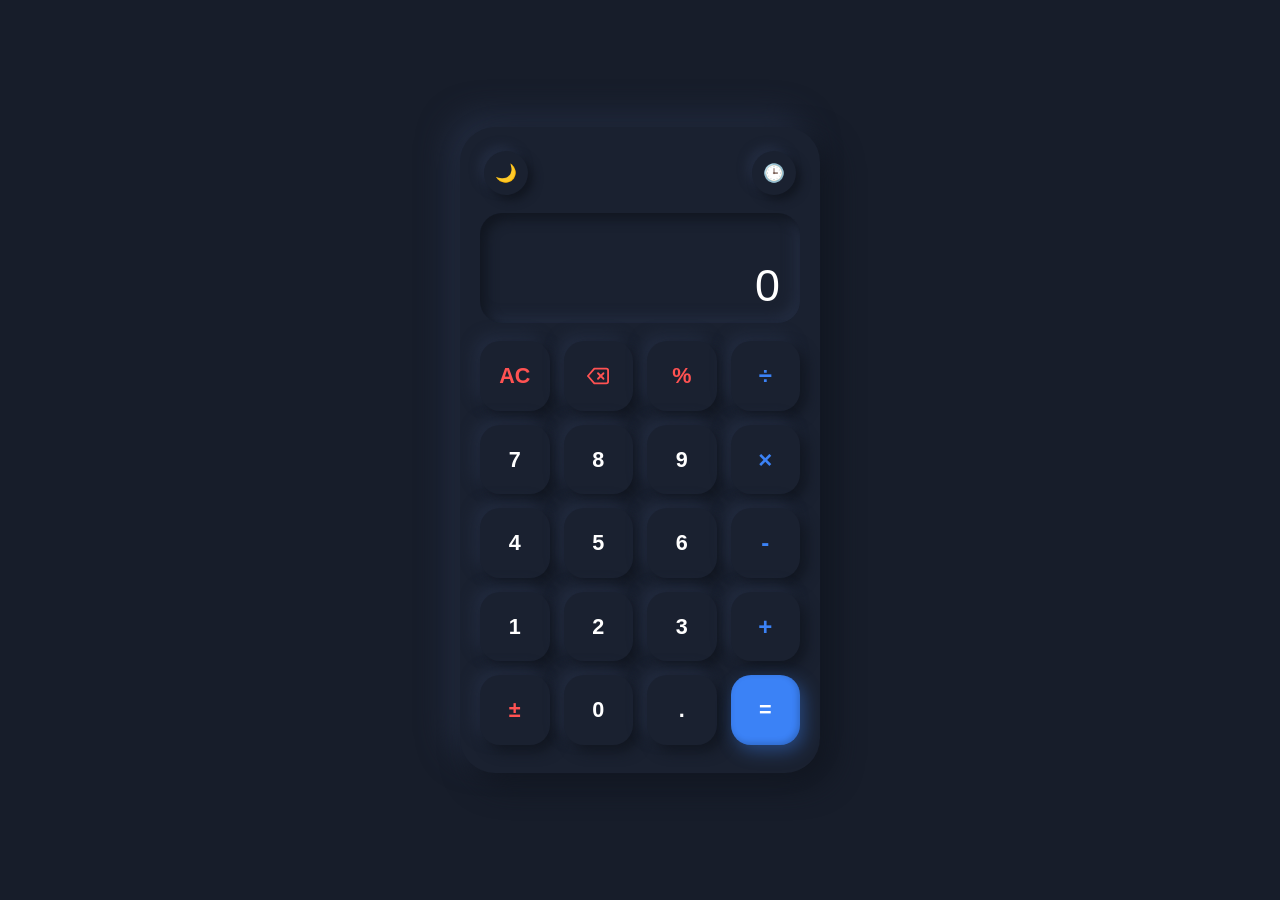
<file: CalcuBasi/index.html>
<!DOCTYPE html>
<html lang="es">
<head>
  <meta charset="UTF-8">
  <meta name="viewport" content="width=device-width, initial-scale=1.0">
  <title>Calculadora Neumórfica</title>
  <style>
    :root {
      /* Modo Oscuro (Por defecto) */
      --bg-color: #171d2a;
      --card-bg: #1a2130;
      --text-color: #ffffff;
      --text-sub: #64748b;
      --shadow-dark: #111620;
      --shadow-light: #232c40;
      --btn-danger: #ff5252;
      --btn-op: #3b82f6;
      --btn-equals-bg: #3b82f6;
      --btn-equals-text: #ffffff;
    }

    [data-theme="light"] {
      /* Modo Claro */
      --bg-color: #e0e5ec;
      --card-bg: #e0e5ec;
      --text-color: #2d3748;
      --text-sub: #a0aec0;
      --shadow-dark: #a3b1c6;
      --shadow-light: #ffffff;
      --btn-danger: #e53e3e;
      --btn-op: #2b6cb0;
      --btn-equals-bg: #3182ce;
      --btn-equals-text: #ffffff;
    }

    * {
      box-sizing: border-box;
      margin: 0;
      padding: 0;
      font-family: -apple-system, BlinkMacSystemFont, "Segoe UI", Roboto, sans-serif;
      user-select: none;
      transition: background-color 0.3s ease, color 0.3s ease;
    }

    body {
      min-height: 100vh;
      display: flex;
      justify-content: center;
      align-items: center;
      background-color: var(--bg-color);
      padding: 15px;
    }

    .calculator-card {
      width: 100%;
      max-width: 360px;
      background-color: var(--card-bg);
      border-radius: 35px;
      padding: 24px 20px 28px 20px;
      box-shadow: 12px 12px 30px var(--shadow-dark), -12px -12px 30px var(--shadow-light);
      display: flex;
      flex-direction: column;
      gap: 18px;
      position: relative;
      overflow: hidden;
    }

    /* Top Action Bar */
    .top-bar {
      display: flex;
      justify-content: space-between;
      align-items: center;
      padding: 0 4px;
    }

    .icon-btn {
      width: 44px;
      height: 44px;
      border-radius: 50%;
      border: none;
      background: var(--card-bg);
      box-shadow: 5px 5px 10px var(--shadow-dark), -5px -5px 10px var(--shadow-light);
      color: var(--text-color);
      display: flex;
      align-items: center;
      justify-content: center;
      cursor: pointer;
      font-size: 1.1rem;
      transition: all 0.15s ease;
    }

    .icon-btn:active {
      box-shadow: inset 3px 3px 6px var(--shadow-dark), inset -3px -3px 6px var(--shadow-light);
    }

    /* Screen Display */
    .display-container {
      width: 100%;
      height: 110px;
      background: var(--card-bg);
      border-radius: 22px;
      box-shadow: inset 6px 6px 12px var(--shadow-dark), inset -6px -6px 12px var(--shadow-light);
      padding: 15px 20px;
      display: flex;
      flex-direction: column;
      justify-content: flex-end;
      align-items: flex-end;
      overflow: hidden;
    }

    .history-text {
      color: var(--text-sub);
      font-size: 0.95rem;
      min-height: 1.2rem;
      margin-bottom: 4px;
    }

    .main-text {
      color: var(--text-color);
      font-size: 2.8rem;
      font-weight: 500;
      word-break: break-all;
      line-height: 1;
    }

    /* Keypad Grid */
    .keypad {
      display: grid;
      grid-template-columns: repeat(4, 1fr);
      gap: 14px;
    }

    .btn {
      aspect-ratio: 1;
      border-radius: 20px;
      border: none;
      background: var(--card-bg);
      box-shadow: 6px 6px 14px var(--shadow-dark), -6px -6px 14px var(--shadow-light);
      color: var(--text-color);
      font-size: 1.35rem;
      font-weight: 600;
      cursor: pointer;
      display: flex;
      align-items: center;
      justify-content: center;
      transition: all 0.12s ease;
      -webkit-tap-highlight-color: transparent;
    }

    .btn:active {
      box-shadow: inset 4px 4px 8px var(--shadow-dark), inset -4px -4px 8px var(--shadow-light);
      transform: scale(0.97);
    }

    .btn-danger {
      color: var(--btn-danger);
    }

    .btn-op {
      color: var(--btn-op);
      font-size: 1.5rem;
    }

    .btn-equals {
      background: var(--btn-equals-bg);
      color: var(--btn-equals-text);
      box-shadow: 4px 6px 18px rgba(59, 130, 246, 0.4), inset -2px -2px 6px rgba(0, 0, 0, 0.2);
    }

    .btn-equals:active {
      box-shadow: inset 3px 3px 6px rgba(0, 0, 0, 0.4);
    }

    .backspace-icon {
      width: 22px;
      height: 22px;
      fill: none;
      stroke: var(--btn-danger);
      stroke-width: 2;
      stroke-linecap: round;
      stroke-linejoin: round;
    }

    /* Modal / Panel de Historial */
    .history-panel {
      position: absolute;
      top: 0;
      left: 0;
      width: 100%;
      height: 100%;
      background: var(--card-bg);
      border-radius: 35px;
      padding: 24px 20px;
      display: flex;
      flex-direction: column;
      z-index: 10;
      transform: translateY(100%);
      opacity: 0;
      transition: all 0.3s ease-in-out;
    }

    .history-panel.active {
      transform: translateY(0);
      opacity: 1;
    }

    .history-header {
      display: flex;
      justify-content: space-between;
      align-items: center;
      margin-bottom: 15px;
      color: var(--text-color);
    }

    .history-list {
      flex: 1;
      overflow-y: auto;
      display: flex;
      flex-direction: column;
      gap: 12px;
      padding-right: 4px;
    }

    .history-item {
      background: var(--card-bg);
      padding: 12px 15px;
      border-radius: 15px;
      box-shadow: 3px 3px 8px var(--shadow-dark), -3px -3px 8px var(--shadow-light);
      text-align: right;
      cursor: pointer;
    }

    .history-item:active {
      box-shadow: inset 2px 2px 5px var(--shadow-dark), inset -2px -2px 5px var(--shadow-light);
    }

    .history-item .expr {
      color: var(--text-sub);
      font-size: 0.85rem;
    }

    .history-item .res {
      color: var(--text-color);
      font-size: 1.25rem;
      font-weight: 600;
      margin-top: 2px;
    }

    .empty-history {
      text-align: center;
      color: var(--text-sub);
      margin-top: 60px;
      font-size: 0.95rem;
    }

    .clear-history-btn {
      margin-top: 15px;
      padding: 12px;
      border: none;
      border-radius: 15px;
      background: var(--card-bg);
      box-shadow: 4px 4px 10px var(--shadow-dark), -4px -4px 10px var(--shadow-light);
      color: var(--btn-danger);
      font-weight: 600;
      cursor: pointer;
    }

    .clear-history-btn:active {
      box-shadow: inset 2px 2px 5px var(--shadow-dark), inset -2px -2px 5px var(--shadow-light);
    }
  </style>
</head>
<body>

  <div class="calculator-card">
    <!-- Top Action Buttons -->
    <div class="top-bar">
      <button class="icon-btn" id="themeBtn" title="Cambiar Tema">🌙</button>
      <button class="icon-btn" id="historyBtn" title="Historial">🕒</button>
    </div>

    <!-- Display -->
    <div class="display-container">
      <div class="history-text" id="history"></div>
      <div class="main-text" id="display">0</div>
    </div>

    <!-- Keypad -->
    <div class="keypad">
      <!-- Row 1 -->
      <button class="btn btn-danger" onclick="clearAll()">AC</button>
      <button class="btn btn-danger" onclick="deleteLast()">
        <svg class="backspace-icon" viewBox="0 0 24 24">
          <path d="M21 4H8l-7 8 7 8h13a2 2 0 0 0 2-2V6a2 2 0 0 0-2-2z"></path>
          <line x1="18" y1="9" x2="12" y2="15"></line>
          <line x1="12" y1="9" x2="18" y2="15"></line>
        </svg>
      </button>
      <button class="btn btn-danger" onclick="appendOperator('%')">%</button>
      <button class="btn btn-op" onclick="appendOperator('÷')">÷</button>

      <!-- Row 2 -->
      <button class="btn" onclick="appendNum('7')">7</button>
      <button class="btn" onclick="appendNum('8')">8</button>
      <button class="btn" onclick="appendNum('9')">9</button>
      <button class="btn btn-op" onclick="appendOperator('×')">×</button>

      <!-- Row 3 -->
      <button class="btn" onclick="appendNum('4')">4</button>
      <button class="btn" onclick="appendNum('5')">5</button>
      <button class="btn" onclick="appendNum('6')">6</button>
      <button class="btn btn-op" onclick="appendOperator('-')">-</button>

      <!-- Row 4 -->
      <button class="btn" onclick="appendNum('1')">1</button>
      <button class="btn" onclick="appendNum('2')">2</button>
      <button class="btn" onclick="appendNum('3')">3</button>
      <button class="btn btn-op" onclick="appendOperator('+')">+</button>

      <!-- Row 5 -->
      <button class="btn btn-danger" onclick="toggleSign()">±</button>
      <button class="btn" onclick="appendNum('0')">0</button>
      <button class="btn" onclick="appendDecimal()">.</button>
      <button class="btn btn-equals" onclick="calculate()">=</button>
    </div>

    <!-- Panel de Historial Deslizable -->
    <div class="history-panel" id="historyPanel">
      <div class="history-header">
        <h3>Historial</h3>
        <button class="icon-btn" id="closeHistoryBtn">✕</button>
      </div>
      <div class="history-list" id="historyList">
        <div class="empty-history">Sin cálculos recientes</div>
      </div>
      <button class="clear-history-btn" onclick="clearHistoryList()">Borrar Historial</button>
    </div>
  </div>

  <script>
    let currentInput = '0';
    let previousInput = '';
    let operator = null;
    let shouldResetDisplay = false;
    let calculationHistory = [];

    const displayEl = document.getElementById('display');
    const historyEl = document.getElementById('history');

    function updateDisplay() {
      displayEl.textContent = currentInput;
    }

    function appendNum(num) {
      if (currentInput === '0' || shouldResetDisplay) {
        currentInput = num;
        shouldResetDisplay = false;
      } else {
        if (currentInput.length < 10) {
          currentInput += num;
        }
      }
      updateDisplay();
    }

    function appendDecimal() {
      if (shouldResetDisplay) {
        currentInput = '0.';
        shouldResetDisplay = false;
        updateDisplay();
        return;
      }
      if (!currentInput.includes('.')) {
        currentInput += '.';
        updateDisplay();
      }
    }

    function toggleSign() {
      if (currentInput === '0') return;
      if (currentInput.startsWith('-')) {
        currentInput = currentInput.slice(1);
      } else {
        currentInput = '-' + currentInput;
      }
      updateDisplay();
    }

    function appendOperator(op) {
      if (operator !== null && !shouldResetDisplay) {
        calculate();
      }
      previousInput = currentInput;
      operator = op;
      shouldResetDisplay = true;
      historyEl.textContent = `${previousInput} ${operator}`;
    }

    function calculate() {
      if (operator === null || shouldResetDisplay) return;

      let prev = parseFloat(previousInput);
      let curr = parseFloat(currentInput);
      let result = 0;

      switch (operator) {
        case '+': result = prev + curr; break;
        case '-': result = prev - curr; break;
        case '×': result = prev * curr; break;
        case '÷': 
          if (curr === 0) {
            currentInput = 'Error';
            updateDisplay();
            shouldResetDisplay = true;
            return;
          }
          result = prev / curr; 
          break;
        case '%': result = (prev * curr) / 100; break;
      }

      result = Math.round(result * 1e8) / 1e8;
      
      const fullExpr = `${previousInput} ${operator} ${currentInput} =`;
      historyEl.textContent = fullExpr;

      // Guardar en Historial
      calculationHistory.push({ expr: fullExpr, result: String(result) });
      renderHistory();

      currentInput = String(result);
      operator = null;
      shouldResetDisplay = true;
      updateDisplay();
    }

    function clearAll() {
      currentInput = '0';
      previousInput = '';
      operator = null;
      shouldResetDisplay = false;
      historyEl.textContent = '';
      updateDisplay();
    }

    function deleteLast() {
      if (shouldResetDisplay) return;
      if (currentInput.length === 1 || (currentInput.length === 2 && currentInput.startsWith('-'))) {
        currentInput = '0';
      } else {
        currentInput = currentInput.slice(0, -1);
      }
      updateDisplay();
    }

    /* --- MODO CLARO / OSCURO --- */
    const themeBtn = document.getElementById('themeBtn');
    themeBtn.addEventListener('click', () => {
      const isLight = document.body.getAttribute('data-theme') === 'light';
      if (isLight) {
        document.body.removeAttribute('data-theme');
        themeBtn.textContent = '🌙';
      } else {
        document.body.setAttribute('data-theme', 'light');
        themeBtn.textContent = '☀️';
      }
    });

    /* --- PANEL DE HISTORIAL --- */
    const historyBtn = document.getElementById('historyBtn');
    const closeHistoryBtn = document.getElementById('closeHistoryBtn');
    const historyPanel = document.getElementById('historyPanel');
    const historyList = document.getElementById('historyList');

    historyBtn.addEventListener('click', () => {
      historyPanel.classList.add('active');
    });

    closeHistoryBtn.addEventListener('click', () => {
      historyPanel.classList.remove('active');
    });

    function renderHistory() {
      if (calculationHistory.length === 0) {
        historyList.innerHTML = '<div class="empty-history">Sin cálculos recientes</div>';
        return;
      }

      historyList.innerHTML = '';
      [...calculationHistory].reverse().forEach(item => {
        const div = document.createElement('div');
        div.className = 'history-item';
        div.innerHTML = `
          <div class="expr">${item.expr}</div>
          <div class="res">${item.result}</div>
        `;
        div.addEventListener('click', () => {
          currentInput = item.result;
          shouldResetDisplay = true;
          updateDisplay();
          historyPanel.classList.remove('active');
        });
        historyList.appendChild(div);
      });
    }

    function clearHistoryList() {
      calculationHistory = [];
      renderHistory();
    }

    /* --- TECLADO FÍSICO --- */
    window.addEventListener('keydown', (e) => {
      if (e.key >= '0' && e.key <= '9') appendNum(e.key);
      if (e.key === '.' || e.key === ',') appendDecimal();
      if (e.key === '+') appendOperator('+');
      if (e.key === '-') appendOperator('-');
      if (e.key === '*') appendOperator('×');
      if (e.key === '/') { e.preventDefault(); appendOperator('÷'); }
      if (e.key === 'Enter' || e.key === '=') { e.preventDefault(); calculate(); }
      if (e.key === 'Backspace') deleteLast();
      if (e.key === 'Escape') clearAll();
    });
  </script>
</body>
</html>
</file>
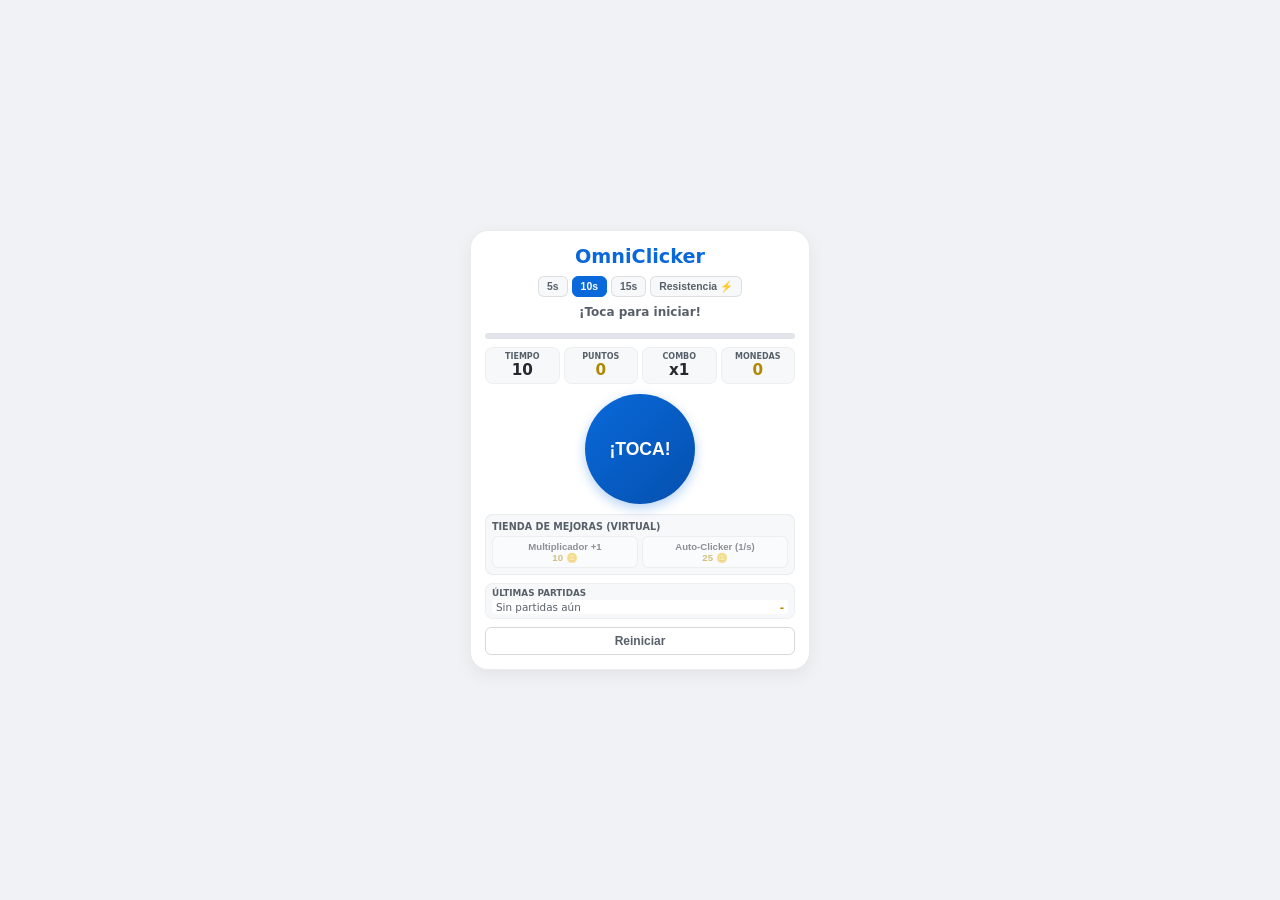
<file: minijuegos/OmniClicker/index.html>
<!DOCTYPE html>
<html lang="es">
<head>
  <meta charset="UTF-8">
  <meta name="viewport" content="width=device-width, initial-scale=1.0, user-scalable=no">
  <title>OmniClicker Light Deluxe</title>
  <style>
    :root {
      --bg: #f0f2f5; --card: #ffffff; --text: #24292e; --sub: #57606a;
      --blue: #0969da; --gold: #b08800; --red: #cf222e; --green: #1a7f37;
    }
    * { box-sizing: border-box; user-select: none; touch-action: manipulation; margin: 0; padding: 0; }
    body { font-family: system-ui, sans-serif; background: var(--bg); color: var(--text); display: flex; flex-direction: column; align-items: center; justify-content: center; min-height: 100vh; padding: 8px; overflow: hidden; }
    .card { background: var(--card); padding: 14px; border-radius: 18px; text-align: center; border: 1px solid rgba(0,0,0,0.08); width: 100%; max-width: 340px; box-shadow: 0 6px 18px rgba(0,0,0,0.06); display: flex; flex-direction: column; gap: 8px; position: relative; }
    
    h1 { color: var(--blue); font-size: 1.2rem; }
    .subtitle { color: var(--sub); font-size: 0.75rem; min-height: 20px; font-weight: 600; }
    .mode-selector { display: flex; justify-content: center; gap: 4px; }
    .mode-btn { background: #f6f8fa; border: 1px solid rgba(0,0,0,0.1); color: var(--sub); padding: 3px 8px; border-radius: 6px; font-size: 0.65rem; font-weight: 700; cursor: pointer; }
    .mode-btn.active { background: var(--blue); color: #fff; border-color: var(--blue); }
    .dashboard-grid { display: grid; grid-template-columns: repeat(4, 1fr); gap: 4px; }
    .stat-box { background: #f6f8fa; padding: 4px 2px; border-radius: 8px; border: 1px solid rgba(0,0,0,0.04); display: flex; flex-direction: column; }
    .stat-label { font-size: 0.5rem; color: var(--sub); text-transform: uppercase; font-weight: 700; }
    .stat-value { font-size: 0.95rem; font-weight: 800; color: var(--text); }
    .stat-value.gold { color: var(--gold); }
    .stat-value.warning { color: var(--red); }
    
    /* Barra de Combo / Energía */
    .combo-wrapper { width: 100%; background: #e1e4e8; height: 6px; border-radius: 3px; overflow: hidden; }
    .combo-fill { height: 100%; width: 0%; background: linear-gradient(90deg, var(--blue), var(--gold)); transition: width 0.1s linear; }

    .button-area { position: relative; margin: 2px auto; width: 110px; height: 110px; }
    .tap-btn { width: 100%; height: 100%; background: linear-gradient(135deg, #0969da, #0550ae); border: none; border-radius: 50%; color: white; font-size: 1.1rem; font-weight: 800; cursor: pointer; box-shadow: 0 4px 12px rgba(9,105,218,0.3); transition: transform 0.05s ease; display: flex; align-items: center; justify-content: center; }
    .tap-btn:active { transform: scale(0.91); }
    .tap-btn:disabled { background: #8c959f; box-shadow: none; color: #fff; cursor: not-allowed; }
    
    .float-num { position: absolute; color: var(--gold); font-weight: 900; font-size: 1.1rem; pointer-events: none; animation: floatUp 0.4s ease-out forwards; z-index: 10; }
    @keyframes floatUp { 0% { opacity: 1; transform: translateY(0) scale(1); } 100% { opacity: 0; transform: translateY(-35px) scale(1.3); } }

    /* Tienda de Mejoras */
    .shop-container { background: #f6f8fa; border-radius: 8px; padding: 6px; border: 1px solid rgba(0,0,0,0.05); display: flex; flex-direction: column; gap: 4px; }
    .shop-title { font-size: 0.6rem; font-weight: 800; color: var(--sub); text-transform: uppercase; text-align: left; }
    .shop-grid { display: grid; grid-template-columns: 1fr 1fr; gap: 4px; }
    .shop-btn { background: #fff; border: 1px solid rgba(0,0,0,0.1); border-radius: 6px; padding: 4px; font-size: 0.6rem; font-weight: 700; color: var(--text); cursor: pointer; display: flex; flex-direction: column; align-items: center; }
    .shop-btn:disabled { opacity: 0.5; cursor: not-allowed; }

    /* Historial */
    .history-container { background: #f6f8fa; border-radius: 8px; padding: 4px 6px; border: 1px solid rgba(0,0,0,0.04); text-align: left; }
    .history-title { font-size: 0.55rem; font-weight: 700; color: var(--sub); text-transform: uppercase; margin-bottom: 2px; }
    .history-list { list-style: none; font-size: 0.65rem; display: flex; flex-direction: column; gap: 2px; max-height: 40px; overflow-y: auto; }
    .history-item { display: flex; justify-content: space-between; color: var(--sub); padding: 1px 4px; border-radius: 3px; background: #fff; }
    .history-item span:last-child { color: var(--gold); font-weight: 700; }

    .action-btns { display: flex; gap: 6px; }
    .btn { flex: 1; background: transparent; border: 1px solid rgba(0,0,0,0.15); color: var(--sub); padding: 6px; border-radius: 6px; font-size: 0.75rem; font-weight: 700; cursor: pointer; }
    #confettiCanvas { position: fixed; inset: 0; pointer-events: none; z-index: 99; }
  </style>
</head>
<body>

  <canvas id="confettiCanvas"></canvas>

  <div class="card" id="mainCard">
    <h1>OmniClicker</h1>

    <!-- Modos de Juego -->
    <div class="mode-selector">
      <button class="mode-btn" onclick="setMode(5)">5s</button>
      <button class="mode-btn active" onclick="setMode(10)">10s</button>
      <button class="mode-btn" onclick="setMode(15)">15s</button>
      <button class="mode-btn" onclick="setMode('inf')">Resistencia ⚡</button>
    </div>

    <p class="subtitle" id="statusText">¡Toca para iniciar!</p>

    <!-- Barra de Combo -->
    <div class="combo-wrapper"><div class="combo-fill" id="comboFill"></div></div>

    <div class="dashboard-grid">
      <div class="stat-box"><span class="stat-label">Tiempo</span><span class="stat-value" id="timer">10</span></div>
      <div class="stat-box"><span class="stat-label">Puntos</span><span class="stat-value gold" id="score">0</span></div>
      <div class="stat-box"><span class="stat-label">Combo</span><span class="stat-value" id="comboTxt">x1</span></div>
      <div class="stat-box"><span class="stat-label">Monedas</span><span class="stat-value gold" id="coins">0</span></div>
    </div>

    <div class="button-area" id="btnArea">
      <button class="tap-btn" id="tapBtn">¡TOCA!</button>
    </div>

    <!-- Tienda de Mejoras -->
    <div class="shop-container">
      <div class="shop-title">Tienda de Mejoras (Virtual)</div>
      <div class="shop-grid">
        <button class="shop-btn" id="buyClick" onclick="buyUpgrade('click')">
          <span>Multiplicador +1</span><span style="color:var(--gold)" id="costClick">10 🪙</span>
        </button>
        <button class="shop-btn" id="buyAuto" onclick="buyUpgrade('auto')">
          <span>Auto-Clicker (1/s)</span><span style="color:var(--gold)" id="costAuto">25 🪙</span>
        </button>
      </div>
    </div>

    <div class="history-container">
      <div class="history-title">Últimas Partidas</div>
      <ul class="history-list" id="historyList"></ul>
    </div>

    <div class="action-btns">
      <button class="btn" id="resetBtn">Reiniciar</button>
    </div>
  </div>

  <script>
    let mode = 10, score = 0, timeLeft = 10, combo = 1, comboEnergy = 100, timerInterval = null, comboInterval = null, autoInterval = null, gameStarted = false;
    let clickPower = 1, autoLevel = 0;
    let totalCoins = parseInt(localStorage.getItem('omni_coins')) || 0;
    let historyData = JSON.parse(localStorage.getItem('omni_history')) || [];

    const scoreEl = document.getElementById('score'), timerEl = document.getElementById('timer'), coinsEl = document.getElementById('coins'), comboTxt = document.getElementById('comboTxt'), comboFill = document.getElementById('comboFill'), statusText = document.getElementById('statusText'), tapBtn = document.getElementById('tapBtn'), resetBtn = document.getElementById('resetBtn'), historyList = document.getElementById('historyList'), btnArea = document.getElementById('btnArea');

    const audioCtx = new (window.AudioContext || window.webkitAudioContext)();
    function playBeep(freq = 600, duration = 0.04) {
      try {
        if (audioCtx.state === 'suspended') audioCtx.resume();
        const osc = audioCtx.createOscillator(), gain = audioCtx.createGain();
        osc.frequency.setValueAtTime(freq, audioCtx.currentTime);
        gain.gain.setValueAtTime(0.1, audioCtx.currentTime);
        gain.gain.exponentialRampToValueAtTime(0.001, audioCtx.currentTime + duration);
        osc.connect(gain); gain.connect(audioCtx.destination);
        osc.start(); osc.stop(audioCtx.currentTime + duration);
      } catch(e) {}
    }

    function updateUI() {
      scoreEl.textContent = score; coinsEl.textContent = totalCoins; comboTxt.textContent = `x${combo}`;
      document.getElementById('costClick').textContent = `${clickPower * 10} 🪙`;
      document.getElementById('costAuto').textContent = `${(autoLevel + 1) * 25} 🪙`;
      document.getElementById('buyClick').disabled = totalCoins < clickPower * 10;
      document.getElementById('buyAuto').disabled = totalCoins < (autoLevel + 1) * 25;
    }

    function setMode(m) {
      if (gameStarted) return;
      mode = m; timeLeft = m === 'inf' ? 100 : m;
      document.querySelectorAll('.mode-btn').forEach(b => b.classList.toggle('active', (m === 'inf' ? 'Resistencia ⚡' : m+'s') === b.textContent));
      resetGame();
    }

    tapBtn.addEventListener('click', (e) => {
      if (!gameStarted) startTimer();
      if (timeLeft > 0) {
        comboEnergy = Math.min(100, comboEnergy + 15);
        if (comboEnergy > 80) combo = 3; else if (comboEnergy > 40) combo = 2; else combo = 1;
        
        let pts = clickPower * combo;
        score += pts;

        playBeep(400 + combo * 150);
        spawnFloatingText(e, `+${pts}`);
        updateUI();
      }
    });

    function spawnFloatingText(e, txt) {
      const float = document.createElement('div');
      float.className = 'float-num'; float.textContent = txt;
      const rect = btnArea.getBoundingClientRect();
      float.style.left = `${(e.clientX || rect.left + 50) - rect.left - 10}px`;
      float.style.top = `${(e.clientY || rect.top + 50) - rect.top - 20}px`;
      btnArea.appendChild(float);
      setTimeout(() => float.remove(), 400);
    }

    function startTimer() {
      gameStarted = true;
      statusText.textContent = mode === 'inf' ? "¡Manten la energía alta!" : "¡Dale con todo!";

      timerInterval = setInterval(() => {
        if (mode === 'inf') {
          timeLeft -= 1;
        } else {
          timeLeft--;
        }
        timerEl.textContent = timeLeft;
        if (timeLeft <= 0) endGame();
      }, 1000);

      comboInterval = setInterval(() => {
        comboEnergy = Math.max(0, comboEnergy - 6);
        comboFill.style.width = `${comboEnergy}%`;
        if (comboEnergy < 20) combo = 1; else if (comboEnergy < 60) combo = 2;
        comboTxt.textContent = `x${combo}`;
      }, 100);

      if (autoLevel > 0) {
        autoInterval = setInterval(() => {
          if (timeLeft > 0) { score += autoLevel; updateUI(); }
        }, 1000);
      }
    }

    function buyUpgrade(type) {
      if (type === 'click' && totalCoins >= clickPower * 10) {
        totalCoins -= clickPower * 10; clickPower++;
      } else if (type === 'auto' && totalCoins >= (autoLevel + 1) * 25) {
        totalCoins -= (autoLevel + 1) * 25; autoLevel++;
      }
      localStorage.setItem('omni_coins', totalCoins);
      updateUI();
    }

    function endGame() {
      clearInterval(timerInterval); clearInterval(comboInterval); clearInterval(autoInterval);
      tapBtn.disabled = true; tapBtn.textContent = "FIN";
      
      let earnedCoins = Math.floor(score / 5);
      totalCoins += earnedCoins;
      localStorage.setItem('omni_coins', totalCoins);
      
      statusText.textContent = `¡Fin! +${earnedCoins} Monedas Virtuales`;
      startConfetti();

      historyData.unshift({ score: score, date: new Date().toLocaleTimeString([], {hour: '2-digit', minute:'2-digit'}) });
      if (historyData.length > 4) historyData.pop();
      localStorage.setItem('omni_history', JSON.stringify(historyData));
      renderHistory(); updateUI();
    }

    function renderHistory() {
      historyList.innerHTML = historyData.length ? '' : `<li class="history-item"><span>Sin partidas aún</span><span>-</span></li>`;
      historyData.forEach((item, i) => {
        historyList.innerHTML += `<li class="history-item"><span>#${i+1} (${item.date})</span><span>${item.score} pts</span></li>`;
      });
    }

    resetBtn.addEventListener('click', resetGame);

    function resetGame() {
      clearInterval(timerInterval); clearInterval(comboInterval); clearInterval(autoInterval);
      score = 0; timeLeft = mode === 'inf' ? 100 : mode; comboEnergy = 0; combo = 1; gameStarted = false;
      timerEl.textContent = timeLeft; comboFill.style.width = '0%';
      statusText.textContent = "¡Toca para iniciar!";
      tapBtn.disabled = false; tapBtn.textContent = "¡TOCA!";
      updateUI();
    }

    const canvas = document.getElementById('confettiCanvas'), ctx = canvas.getContext('2d');
    let confetti = [];
    function startConfetti() {
      canvas.width = window.innerWidth; canvas.height = window.innerHeight;
      confetti = Array.from({ length: 40 }, () => ({
        x: Math.random() * canvas.width, y: -10, r: Math.random() * 5 + 3,
        color: `hsl(${Math.random() * 360}, 100%, 50%)`, d: Math.random() * 5 + 2
      }));
      requestAnimationFrame(updateConfetti);
    }
    function updateConfetti() {
      ctx.clearRect(0, 0, canvas.width, canvas.height);
      confetti.forEach((p, i) => {
        p.y += p.d;
        ctx.beginPath(); ctx.arc(p.x, p.y, p.r, 0, Math.PI * 2); ctx.fillStyle = p.color; ctx.fill();
        if (p.y > canvas.height) confetti[i] = null;
      });
      confetti = confetti.filter(Boolean);
      if (confetti.length) requestAnimationFrame(updateConfetti);
    }

    renderHistory(); updateUI();
  </script>
</body>
</html>
</file>
